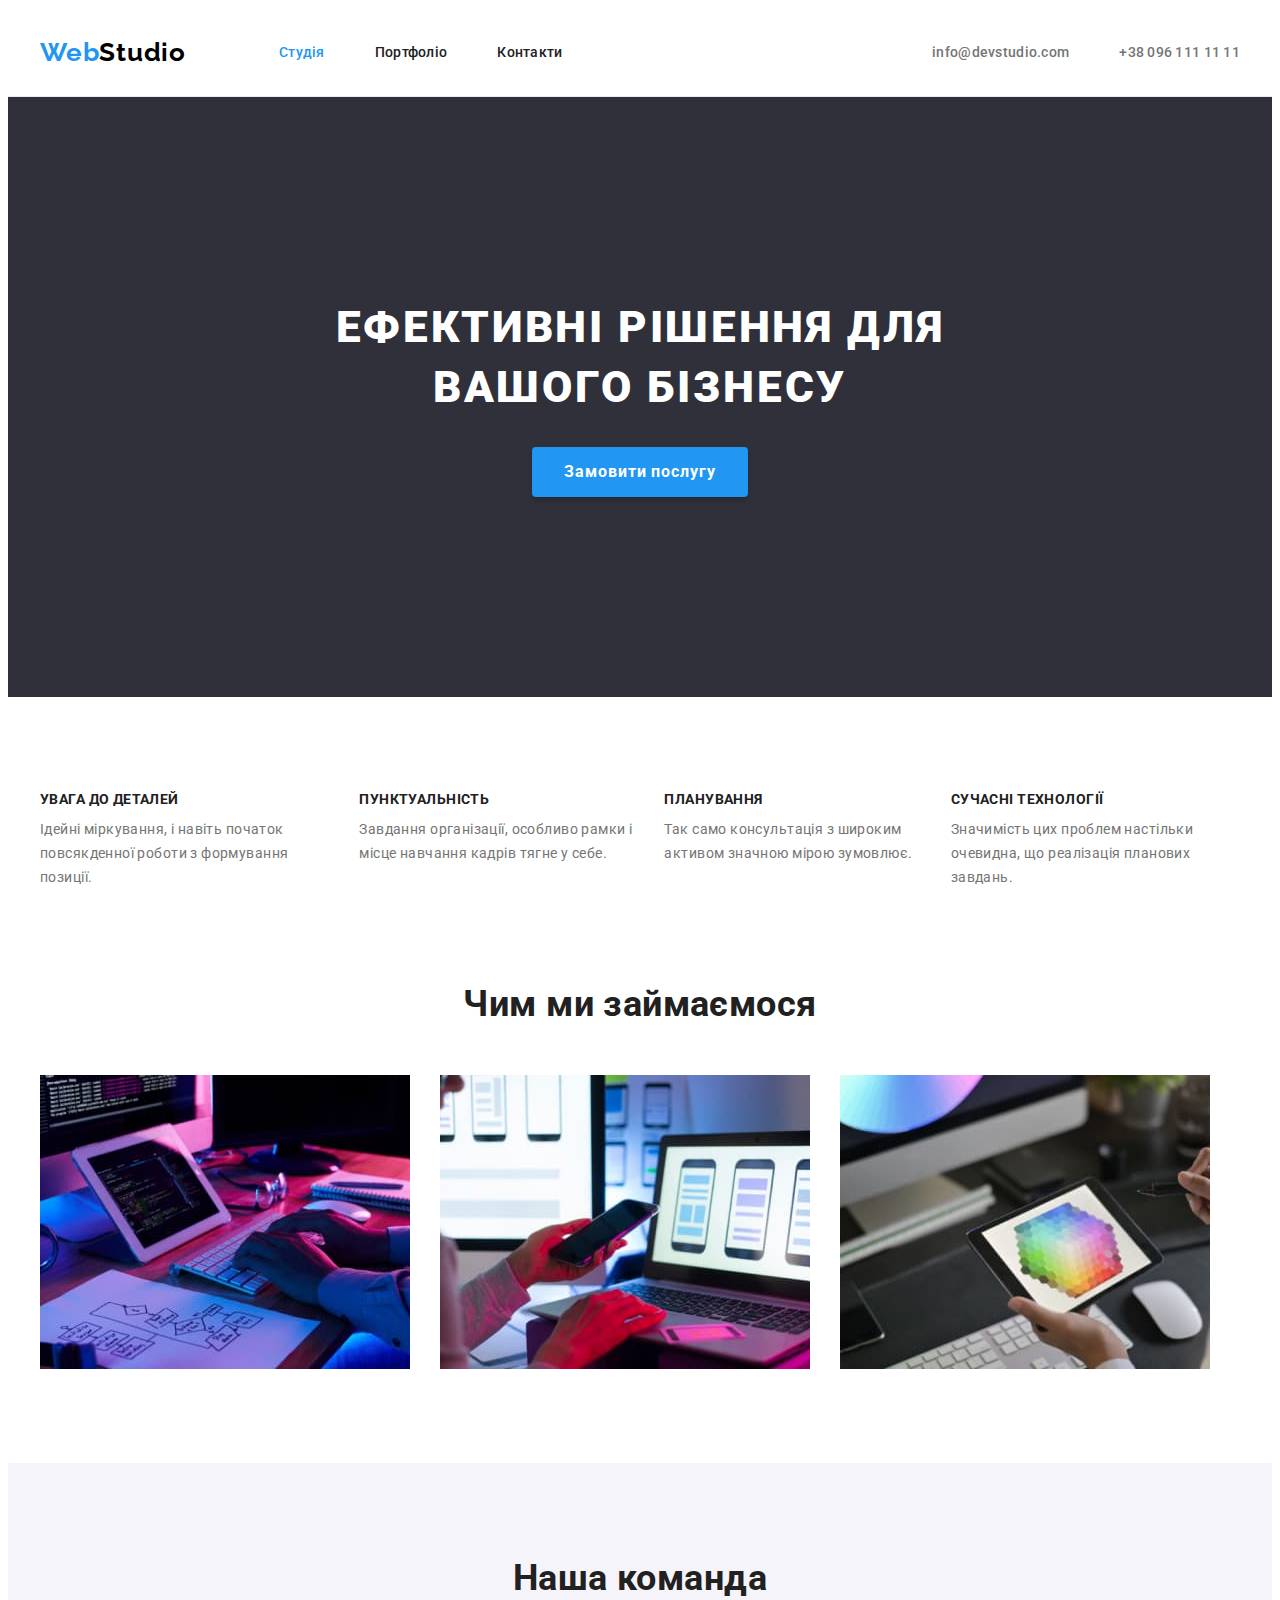
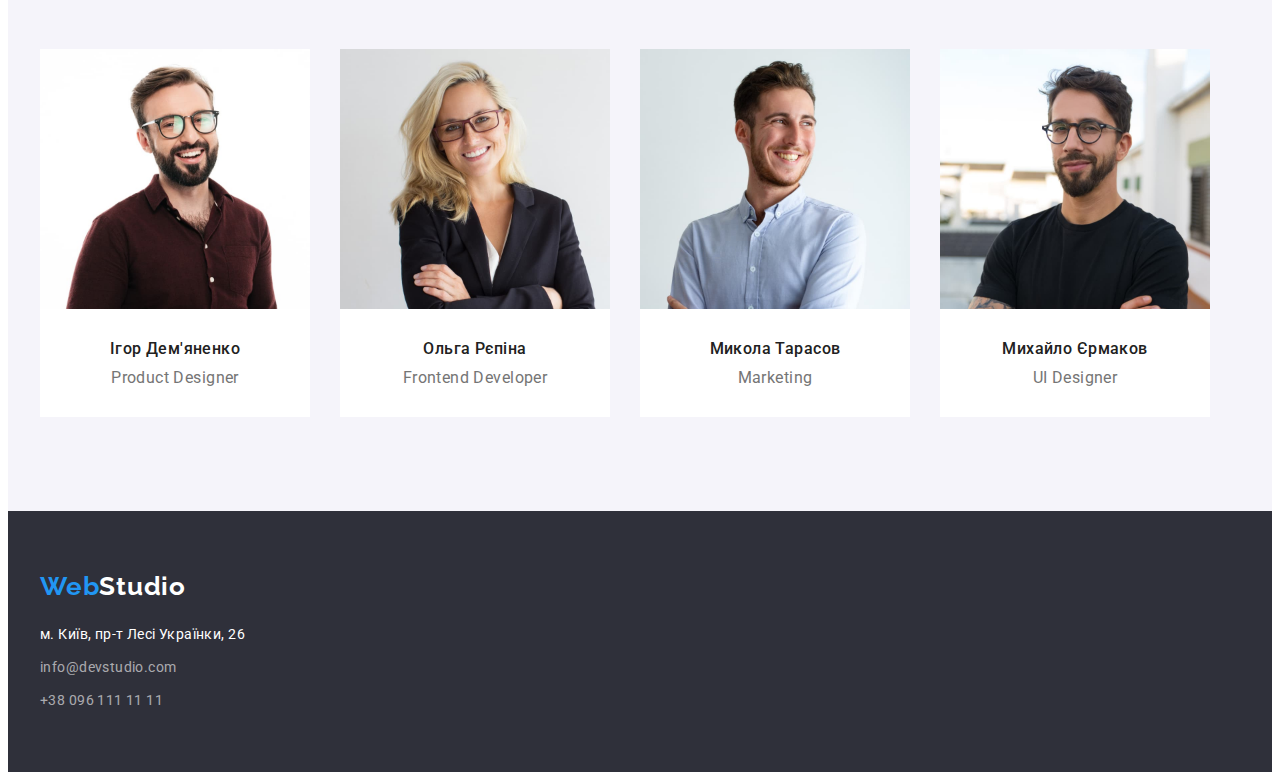
<file: index.html>
<!DOCTYPE html>
<html lang="uk">
  <head>
    <meta charset="UTF-8" />
    <meta http-equiv="X-UA-Compatible" content="IE=edge" />
    <meta name="viewport" content="width=device-width, initial-scale=1.0" />
    <title>WebStudio</title>
    <link rel="preconnect" href="https://fonts.googleapis.com" />
    <link rel="preconnect" href="https://fonts.gstatic.com" crossorigin />
    <link
      href="https://fonts.googleapis.com/css2?family=Raleway:wght@700&family=Roboto:wght@400;500;700;900&display=swap"
      rel="stylesheet"
    />
    <link
      rel="stylesheet"
      href="https://cdnjs.cloudflare.com/ajax/libs/modern-normalize/1.1.0/modern-normalize.min.css"
      integrity="sha512-wpPYUAdjBVSE4KJnH1VR1HeZfpl1ub8YT/NKx4PuQ5NmX2tKuGu6U/JRp5y+Y8XG2tV+wKQpNHVUX03MfMFn9Q=="
      crossorigin="anonymous"
      referrerpolicy="no-referrer"
    />
    <link rel="stylesheet" href="./css/styles.css" />
  </head>
  <body class="page">
    <header class="page-header">
      <div class="container container-header">
        <a lang="en" href="/index.html" class="logo-first-part"
          >Web<span class="logo-second-part">Studio</span></a
        >
        <nav class="header-nav">
          <ul class="site-nav list">
            <li class="nav-item"><a href="" class="link current">Студія</a></li>
            <li class="nav-item"><a href="./portfolio.html" class="link">Портфоліо</a></li>
            <li class="nav-item"><a href="" class="link">Контакти</a></li>
          </ul>
        </nav>
        <div class="container-nav">
          <ul class="contacts-nav list">
            <li class="contact-link">
              <a class="header-link link" href="mailto:info@devstudio.com">info@devstudio.com</a>
            </li>
            <li class="contact-link"
              ><a class="header-link link" href="tel:+380961111111">+38 096 111 11 11</a></li
            >
          </ul>
        </div>
      </div>
    </header>
    <main>
      <!-- Hero section -->
      <section class="hero-section">
        <div class="container hero-container">
          <h1 class="hero-title">Ефективні рішення для вашого бізнесу</h1>
          <button class="hero-button" type="button">Замовити послугу</button>
        </div>
      </section>
      <!-- features-section -->
      <section class="section features-section">
        <div class="container features-container">
          <h2 class="visually-hidden">Особливості роботи WebStudio</h2>
          <ul class="features-list list">
            <li class="features-item">
              <h3 class="feature-title">Увага до деталей</h3>
              <p class="features-text">
                Ідейні міркування, і навіть початок повсякденної роботи з формування позиції.
              </p>
            </li>
            <li class="features-item">
              <h3 class="feature-title">Пунктуальність</h3>
              <p class="features-text">
                Завдання організації, особливо рамки і місце навчання кадрів тягне у себе.
              </p>
            </li>
            <li class="features-item">
              <h3 class="feature-title">Планування</h3>
              <p class="features-text">
                Так само консультація з широким активом значною мірою зумовлює.
              </p>
            </li>
            <li class="features-item">
              <h3 class="feature-title">Сучасні Технології</h3>
              <p class="features-text">
                Значимість цих проблем настільки очевидна, що реалізація планових завдань.
              </p>
            </li>
          </ul>
        </div>
      </section>
      <!-- about-section -->
      <section class="about-section">
        <div class="container about-container">
          <h2 class="about-title">Чим ми займаємося</h2>
          <ul class="about-list list">
            <li>
              <img
                src="./images/img.jpg"
                alt="людина набирає код на клавіатурі, працює з планшетом і компьютером"
                width="370"
                height="294"
              />
            </li>
            <li>
              <img
                src="./images/img(1).jpg"
                alt="людина тестує мобільну версію, тримає телефон на фоні ноутбука"
                width="370"
                height="294"
              />
            </li>
            <li>
              <img
                src="./images/img(2).jpg"
                alt="людина працює з графічним планшетом"
                width="370"
                height="294"
              />
            </li>
          </ul>
        </div>
      </section>
      <!-- Team-section -->
      <section class="section team-section">
        <div class="container team-container">
          <h2 class="team-title">Наша команда</h2>
          <ul class="team-list list">
            <li class="team-card">
              <img
                src="./images/man-in-brown-shirt.jpg"
                alt="Чоловік у коричневій сорочці, в окулярах з світлили дужками"
                width="270"
                height="260"
              />
              <div class="employee-container">
                <h3 class="employee">Ігор Дем'яненко</h3>
                <p class="position" lang="en">Product Designer</p>
              </div>
            </li>
            <li class="team-card">
              <img
                src="./images/woman-in-black-jacket.jpg"
                alt="Жінка в чорному піджаку"
                width="270"
                height="260"
              />
              <div class="employee-container">
                <h3 class="employee">Ольга Рєпіна</h3>
                <p class="position" lang="en">Frontend Developer</p>
              </div>
            </li>
            <li class="team-card">
              <img
                src="./images/man-in-white-shirt.jpg"
                alt="Чоловік в білій сорочці"
                width="270"
                height="260"
              />
              <div class="employee-container">
                <h3 class="employee">Микола Тарасов</h3>
                <p class="position" lang="en">Marketing</p>
              </div>
            </li>
            <li class="team-card">
              <img
                src="./images/man-in-black-t-shirt.jpg"
                alt="Чоловік в чорній футболці, в окулярах"
                width="270"
                height="260"
              />
              <div class="employee-container">
                <h3 class="employee">Михайло Єрмаков</h3>
                <p class="position" lang="en">UI Designer</p>
              </div>
            </li>
          </ul>
        </div>
      </section>
    </main>
    <footer class="footer-section">
      <div class="container footer-container">
        <a href="/index.html" class="footer-logo logo-first-part"
          >Web<span class="footer-logo logo-second-alt-part">Studio</span></a
        >
        <address class="address-container">
          <ul class="address-list list">
            <li class="contact-list">
              <a
                class="address-item link"
                href="https://goo.gl/maps/CPtrU1FHBa2aNyZL9"
                target="_blank"
                rel="noopener noreferrer"
                >м. Київ, пр-т Лесі Українки, 26</a
              >
            </li>
            <li class="contact-list">
              <a class="address-link link" href="mailto:info@devstudio.com">info@devstudio.com</a>
            </li>
            <li class="contact-list">
              <a class="address-link link" href="tel:+380961111111">+38 096 111 11 11</a>
            </li>
          </ul>
        </address>
      </div>
    </footer>
  </body>
</html>
</file>
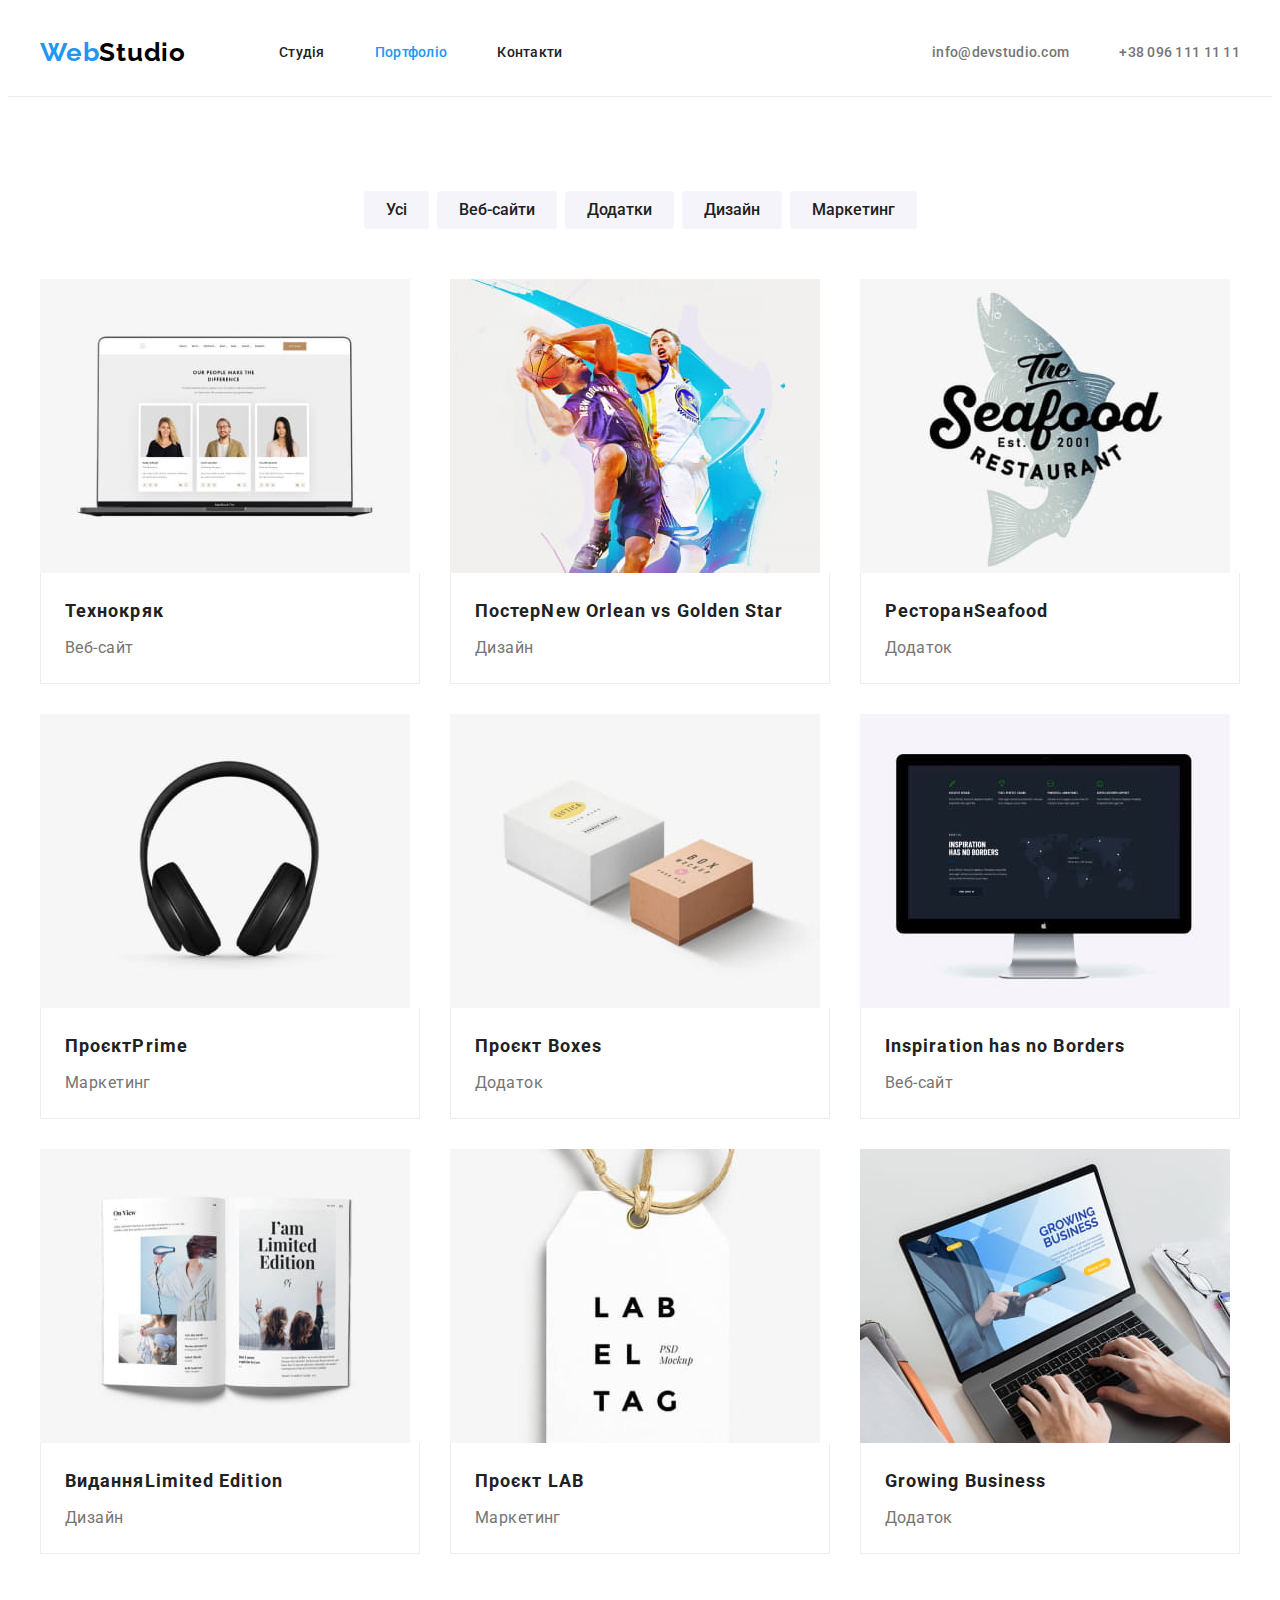
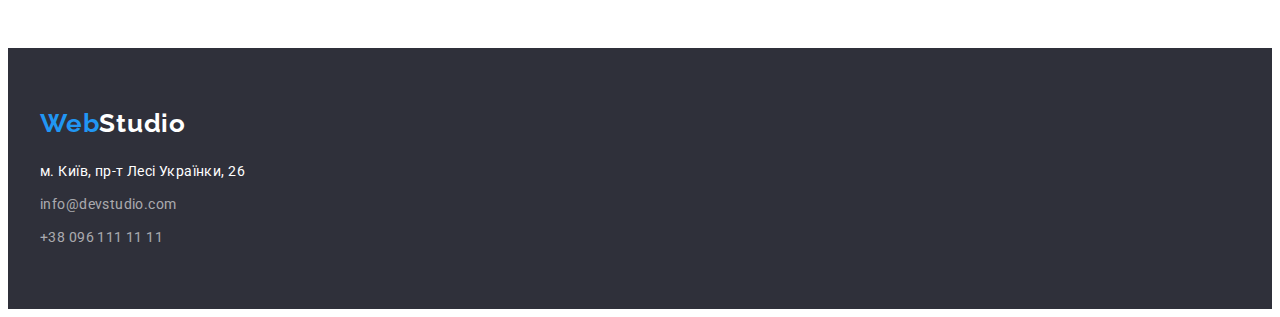
<file: portfolio.html>
<!DOCTYPE html>
<html lang="uk">
  <head>
    <meta charset="UTF-8" />
    <meta http-equiv="X-UA-Compatible" content="IE=edge" />
    <meta name="viewport" content="width=device-width, initial-scale=1.0" />
    <title>WebStudio/portfolio</title>
    <link rel="preconnect" href="https://fonts.googleapis.com" />
    <link rel="preconnect" href="https://fonts.gstatic.com" crossorigin />
    <link
      href="https://fonts.googleapis.com/css2?family=Raleway:wght@700&family=Roboto:wght@400;500;700;900&display=swap"
      rel="stylesheet"
    />
    <link
      rel="stylesheet"
      href="https://cdnjs.cloudflare.com/ajax/libs/modern-normalize/1.1.0/modern-normalize.min.css"
      integrity="sha512-wpPYUAdjBVSE4KJnH1VR1HeZfpl1ub8YT/NKx4PuQ5NmX2tKuGu6U/JRp5y+Y8XG2tV+wKQpNHVUX03MfMFn9Q=="
      crossorigin="anonymous"
      referrerpolicy="no-referrer"
    />
    <link rel="stylesheet" href="./css/styles.css" />
  </head>
  <body class="page">
    <header class="page-header">
      <div class="container container-header">
        <a lang="en" href="/index.html" class="logo-first-part"
          >Web<span class="logo-second-part">Studio</span></a
        >
        <nav class="header-nav">
          <ul class="site-nav list">
            <li class="nav-item"><a href="./index.html" class="link">Студія</a></li>
            <li class="nav-item"><a href="./portfolio.html" class="link current">Портфоліо</a></li>
            <li class="nav-item"><a href="" class="link">Контакти</a></li>
          </ul>
        </nav>
        <div class="container-nav">
          <ul class="contacts-nav list">
            <li class="contact-link">
              <a class="header-link link" href="mailto:info@devstudio.com">info@devstudio.com</a>
            </li>
            <li class="contact-link"
              ><a class="header-link link" href="tel:+380961111111">+38 096 111 11 11</a></li
            >
          </ul>
        </div>
      </div>
    </header>
    <main>
      <section class="section portfolio">
        <div class="filter-container container">
          <h1 class="visually-hidden">Приклади робіт. Портфоліо.</h1>
          <ul class="filter-list list">
            <li class="filter-item">
              <button class="portfolio-button" type="button">Усі</button>
            </li>
            <li class="filter-item">
              <button class="portfolio-button" type="button">Веб-сайти</button>
            </li>
            <li class="filter-item">
              <button class="portfolio-button" type="button">Додатки</button>
            </li>
            <li class="filter-item">
              <button class="portfolio-button" type="button">Дизайн</button>
            </li>
            <li class="filter-item">
              <button class="portfolio-button" type="button">Маркетинг</button>
            </li>
          </ul>
          <ul class="project-list list">
            <li class="project-item link">
              <a class="project-link link" href="">
                <img
                  src="./images/tehnokriak.img.jpg"
                  alt="головна сторінка сайту на ноутбуці"
                  width="370"
                  height="294"
                />
                <div class="portfolio-container">
                  <h2 class="portfolio-title">Технокряк</h2>
                  <p class="description-project">Веб-сайт</p>
                </div>
              </a>
            </li>
            <li class="project-item">
              <a class="project-link link" href="">
                <img
                  src="./images/post-nw-vs-gs.img.jpg"
                  alt="постер боротьба у баскетболі"
                  width="370"
                  height="294"
                />
                <div class="portfolio-container">
                  <h2 class="portfolio-title"
                    >Постер<span lang="en">New Orlean vs Golden Star</span></h2
                  >
                  <p class="description-project">Дизайн</p>
                </div>
              </a>
            </li>
            <li class="project-item">
              <a class="project-link link" href="">
                <img
                  src="./images/restaurant-seafood.img.jpg"
                  alt="логотип ресторану на фоні малюнок риби"
                  width="370"
                  height="294"
                />
                <div class="portfolio-container">
                  <h2 class="portfolio-title">Ресторан<span lang="en">Seafood</span></h2>
                  <p class="description-project">Додаток</p>
                </div>
              </a>
            </li>
            <li class="project-item">
              <a class="project-link link" href="">
                <img
                  src="./images/project-prime.img.jpg"
                  alt="студійні навушники"
                  width="370"
                  height="294"
                />
                <div class="portfolio-container">
                  <h2 class="portfolio-title">Проєкт<span lang="en">Prime</span></h2>
                  <p class="description-project">Маркетинг</p>
                </div>
              </a>
            </li>
            <li class="project-item">
              <a class="project-link link" href="">
                <img
                  src="./images/project-boxes.img.jpg"
                  alt="дві стилізовані коробки на білому фоні"
                  width="370"
                  height="294"
                />
                <div class="portfolio-container">
                  <h2 class="portfolio-title">Проєкт <span lang="en">Boxes</span></h2>
                  <p class="description-project">Додаток</p>
                </div>
              </a>
            </li>
            <li class="project-item">
              <a class="project-link link" href="">
                <img
                  src="./images/borders.img.jpg"
                  alt="головна сторінка веб сайту на моніторі"
                  width="370"
                  height="294"
                />
                <div class="portfolio-container">
                  <h2 class="portfolio-title" lang="en">Inspiration has no Borders</h2>
                  <p class="description-project">Веб-сайт</p>
                </div>
              </a>
            </li>
            <li class="project-item">
              <a class="project-link link" href="">
                <img
                  src="./images/limited-edition.img.jpg"
                  alt="Видання з заголовком"
                  width="370"
                  height="294"
                />
                <div class="portfolio-container">
                  <h2 class="portfolio-title">Видання<span lang="en">Limited Edition</span></h2>
                  <p class="description-project">Дизайн</p>
                </div>
              </a>
            </li>
            <li class="project-item">
              <a class="project-link link" href="">
                <img
                  src="./images/project-lab.img.jpg"
                  alt="фирменная белая бирка на белом фоне"
                  width="370"
                  height="294"
                />
                <div class="portfolio-container">
                  <h2 class="portfolio-title">Проєкт <span lang="en">LAB</span></h2>
                  <p class="description-project">Маркетинг</p>
                </div>
              </a>
            </li>
            <li class="project-item">
              <a class="project-link link" href="">
                <img
                  src="./images/growing-business.img.jpg"
                  alt="людина працює з додатком на ноутбуці"
                  width="370"
                  height="294"
                />
                <div class="portfolio-container">
                  <h2 class="portfolio-title" lang="en">Growing Business</h2>
                  <p class="description-project">Додаток</p>
                </div>
              </a>
            </li>
          </ul>
        </div>
      </section>
    </main>
    <footer class="footer-section">
      <div class="container footer-container">
        <a href="/index.html" class="footer-logo logo-first-part"
          >Web<span class="footer-logo logo-second-alt-part">Studio</span></a
        >
        <address class="address-container">
          <ul class="address-list list">
            <li class="contact-list">
              <a
                class="address-item link"
                href="https://goo.gl/maps/CPtrU1FHBa2aNyZL9"
                target="_blank"
                rel="noopener noreferrer"
                >м. Київ, пр-т Лесі Українки, 26</a
              >
            </li>
            <li class="contact-list">
              <a class="address-link link" href="mailto:info@devstudio.com">info@devstudio.com</a>
            </li>
            <li class="contact-list">
              <a class="address-link link" href="tel:+380961111111">+38 096 111 11 11</a>
            </li>
          </ul>
        </address>
      </div>
    </footer>
  </body>
</html>
</file>
<file: css/styles.css>
:root {
  /* Fonts */
  --main-font: 'Roboto', sans-serif;
  --secondary-font: 'Raleway', sans-serif;

  /* Text colors */
  --main-txt-cl: #212121;
  --second-txt-cl: #757575;
  --light-txt-cl: #ffffff;
  --accent-txt-cl: #2196f3;
  --logo-first-txt-cl: #2196f3;
  --logo-second-txt-cl: #000000;
  --logo-second-alt-txt-cl: #ffffff;
  --light-txt-cl-60: rgba(255, 255, 255, 0.6);

  /* Background colors */
  --accent-bg-cl: #f5f5f5;
  --main-bg-cl: #ffffff;
  --second-bg-cl: #2f303a;
  --btn-filter-bg-cl: #f5f4fa;
  --btn-filter-act-cl: #2196f3;
  --btn-hero-cl: #2196f3;
  --bnt-act-cl: #188ce8;
  --team-bg-cl: #f5f4fa;

  /* Others */
}

.page {
  font-family: var(--main-font);
  font-weight: 400;
  font-size: 14px;
  line-height: calc(24 / 14);
  letter-spacing: 0.03em;
  color: var(--main-txt-cl);
  background-color: var(--main-bg-cl);
}

/* Reset style */

h1,
h2,
h3,
h4,
h5,
h6,
p,
ul {
  margin: 0;
}

img {
  display: block;
}

.link {
  text-decoration: none;
  color: currentColor;
}

.list {
  list-style: none;
  margin: 0;
  padding: 0;
}

.section {
  padding-top: 94px;
  padding-bottom: 94px;
}

.about-section {
  padding-bottom: 94px;
}

.container {
  width: 1200px;
  padding-left: 15px;
  padding-right: 15px;
  margin-left: auto;
  margin-right: auto;
  /* outline: 2px solid red;
  outline-offset: -2px; */
}

/* Header */

.logo-first-part {
  color: var(--logo-first-txt-cl);
  font-family: var(--secondary-font);
  font-style: normal;
  font-weight: 700;
  font-size: 26px;
  line-height: calc(31 / 26);
  letter-spacing: 0.03em;
  text-decoration: none;
}

.logo-second-part {
  color: var(--logo-second-txt-cl);
  font-family: var(--secondary-font);
  font-style: normal;
  font-weight: 700;
  font-size: 26px;
  line-height: calc(31 / 26);
  letter-spacing: 0.03em;
  text-decoration: none;
}

.container-header {
  display: flex;
  align-items: center;
}

.header-nav {
  margin-left: 93px;
  margin-right: auto;
}

.site-nav {
  padding-top: 32px;
  padding-bottom: 32px;
  display: flex;
  gap: 50px;
  align-items: center;
}

.contacts-nav {
  padding-top: 32px;
  padding-bottom: 32px;
  display: flex;
  align-items: center;
}

.contact-link:not(:last-child) {
  margin-right: 50px;
}

.page-header {
  border-bottom: 1px solid #ececec;
  background-color: var(--main-bg-cl);
}

.contacts-nav .link {
  color: var(--second-txt-cl);
}

.page-header .link {
  font-weight: 500;
  font-size: 14px;
  line-height: calc(16 / 14);
  letter-spacing: 0.02em;
}

.page-header .link:hover,
.page-header .link:focus {
  color: var(--accent-txt-cl);
}

.site-nav .link.current {
  color: var(--accent-txt-cl);
}

/* Hero */

.hero-section {
  padding-top: 200px;
  padding-bottom: 200px;
  background-color: var(--second-bg-cl);
}

.hero-title {
  width: 696px;
  margin-right: auto;
  margin-left: auto;
  margin-bottom: 30px;
  font-weight: 900;
  font-size: 44px;
  line-height: calc(60 / 44);
  text-align: center;
  letter-spacing: 0.06em;
  text-transform: uppercase;
  color: var(--light-txt-cl);
}

.hero-button {
  margin-left: auto;
  margin-right: auto;
  display: block;
  width: 216px;
  min-height: 50px;
  padding: 6px 28px;
  border-radius: 4px;
  border: none;
  box-shadow: 0px 4px 4px rgba(0, 0, 0, 0.15);
  font-family: inherit;
  font-weight: 700;
  font-size: 16px;
  line-height: calc(30 / 16);
  letter-spacing: 0.06em;
  color: var(--light-txt-cl);
  background-color: var(--btn-hero-cl);
  cursor: pointer;
}

.hero-button:hover,
.hero-button:focus {
  background-color: var(--bnt-act-cl);
}

.hero-button:active {
  background-color: var(--bnt-act-cl);
}

/* features */

.visually-hidden {
  position: absolute;
  width: 1px;
  height: 1px;
  margin: -1px;
  border: 0;
  padding: 0;
  white-space: nowrap;
  clip-path: inset(100%);
  clip: rect(0 0 0 0);
  overflow: hidden;
}

.features-list {
  display: flex;
  gap: 30px;
}

.features-item {
  flex-basis: calc((100% - 90) /4);
}

.feature-title {
  margin-bottom: 10px;
  font-weight: 700;
  font-size: 14px;
  line-height: calc(16 / 14);
  text-transform: uppercase;
}

.features-text {
  color: var(--second-txt-cl);
}

/* about */

.about-title {
  margin-right: auto;
  margin-left: auto;
  margin-bottom: 50px;
  font-weight: 700;
  font-size: 36px;
  line-height: calc(42 / 36);
  text-align: center;
}

.about-list {
  display: flex;
  gap: 30px;
}

/* team-section */

.team-list {
  display: flex;
  gap: 30px;
}

.team-title {
  margin-bottom: 50px;
  font-weight: 700;
  font-size: 36px;
  line-height: calc(42 / 36);
  text-align: center;
}

.team-section {
  background-color: var(--team-bg-cl);
}

.team-card {
  background-color: var(--main-bg-cl);
}

.employee {
  margin-bottom: 10px;
  font-weight: 500;
  font-size: 16px;
  line-height: calc(19 / 16);
  text-align: center;
}

.employee-container {
  padding-top: 30px;
  padding-bottom: 30px;
  border-radius: 0px 0px 4px 4px;
}

.position {
  font-weight: 400;
  font-size: 16px;
  line-height: calc(19 / 16);
  text-align: center;
  color: var(--second-txt-cl);
}

/* footer */

.footer-container {
  padding-top: 60px;
  padding-bottom: 60px;
  display: block;
}

.address-container {
  margin-top: 20px;
}

.footer-section {
  background-color: var(--second-bg-cl);
}

.contact-list:not(:last-child) {
  margin-bottom: 9px;
}

.address-item {
  font-style: normal;
  color: var(--light-txt-cl);
}

.logo-second-alt-part {
  color: var(--logo-second-alt-txt-cl);
  font-family: var(--secondary-font);
  font-style: normal;
  font-weight: 700;
  font-size: 26px;
  line-height: calc(31 / 26);
  letter-spacing: 0.03em;
  text-decoration: none;
}

.address-link {
  font-style: normal;
  color: var(--light-txt-cl-60);
}

.footer-section .link:hover,
.footer-section .link:focus {
  color: var(--accent-txt-cl);
}

/* portfolio */

.portfolio-container {
  padding: 20px 24px;
  border-right: 1px solid #eeeeee;
  border-bottom: 1px solid #eeeeee;
  border-left: 1px solid #eeeeee;
}

.filter-list {
  display: flex;
  gap: 8px;
  margin-bottom: 50px;
  align-items: center;
  justify-content: center;
}

.portfolio-button {
  padding: 6px 22px;
  border-radius: 4px;
  border: none;
  font-family: inherit;
  font-weight: 500;
  font-size: 16px;
  line-height: calc(26 / 16);
  text-align: center;
  color: var(--main-txt-cl);
  background-color: var(--btn-filter-bg-cl);
  cursor: pointer;
}

.portfolio-button:hover,
.portfolio-button:focus {
  background-color: var(--btn-filter-act-cl);
  color: var(--light-txt-cl);
  border-radius: 4px;
  border: none;
}

.portfolio-button:active {
  color: var(--light-txt-cl);
  background-color: var(--btn-filter-act-cl);
  border-radius: 4px;
  border: none;
}

.project-item {
  flex-basis: calc((100% - 30px * 2) / 3);
  background-color: var(--main-bg-cl);
}

.project-list {
  display: flex;
  flex-wrap: wrap;
  gap: 30px;
}

.portfolio-title {
  margin-bottom: 4px;
  font-weight: 700;
  font-size: 18px;
  line-height: calc(36 / 18);
  letter-spacing: 0.06em;
}

.description-project {
  font-weight: 400;
  font-size: 16px;
  line-height: calc(30 / 16);
  color: var(--second-txt-cl);
}

/* фон fff */
/* основной цвет текста #212121 */
/* логотип #2196F3-веб #000000-студия */
/* #2196F3 при фокусе и ховере, #212121 стандарт полож. */
/* #757575 номер в шапке */
/* #FFFFFF в индекс фон h1  */
/* #2196F3 фон кнопки, active button #188CE8 текст кнопки #FFFFFF  */
/* #2F303A фон шапки с кнопкой*/
</file>
